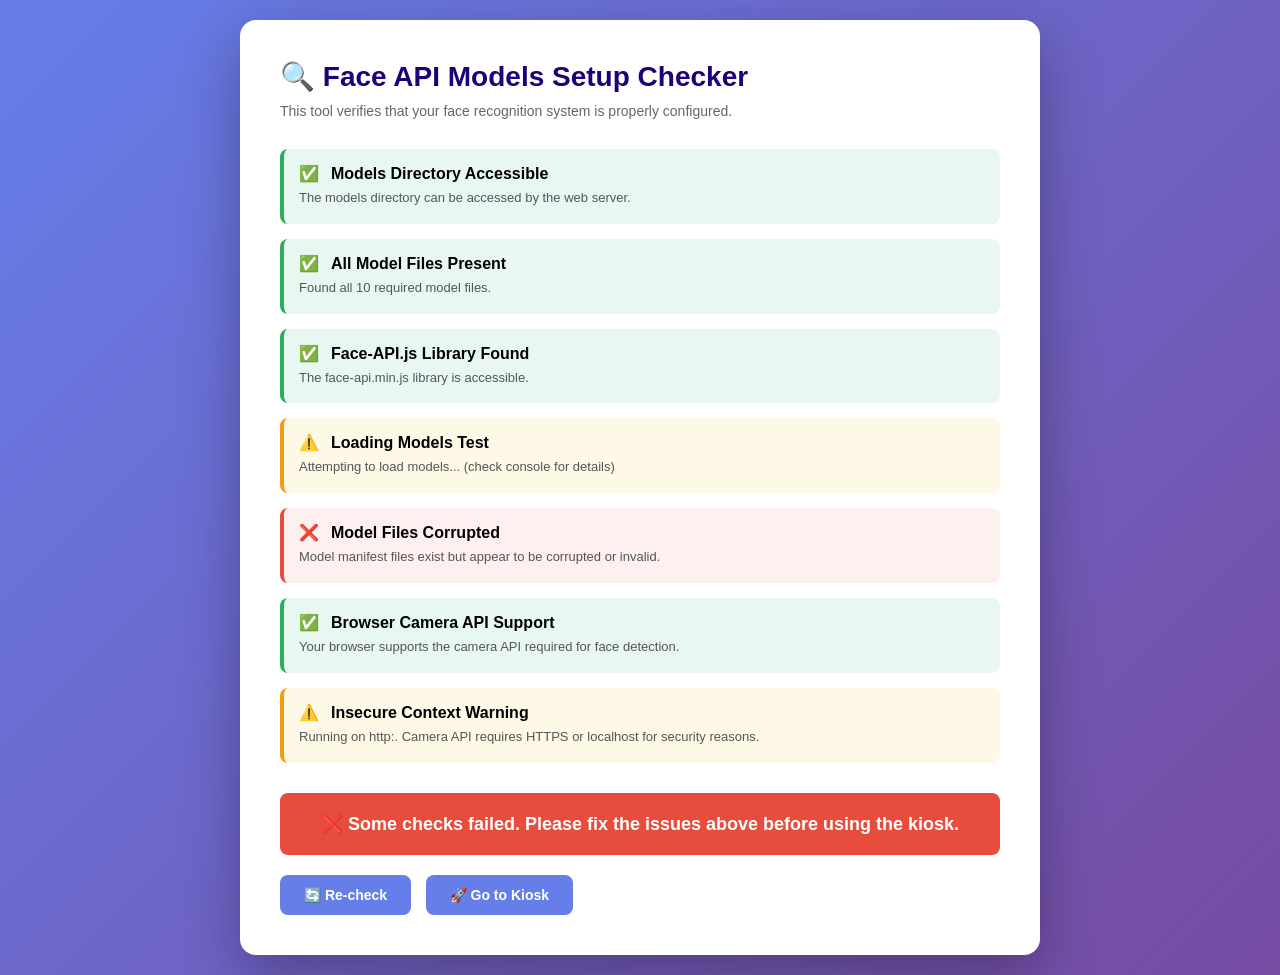
<file: AI-ML-Test-Bench/check-models.html>
<!DOCTYPE html>
<html lang="en">
<head>
    <meta charset="UTF-8">
    <meta name="viewport" content="width=device-width, initial-scale=1.0">
    <title>Face API Models - Setup Checker</title>
    <style>
        * {
            margin: 0;
            padding: 0;
            box-sizing: border-box;
            font-family: 'Segoe UI', Tahoma, Geneva, Verdana, sans-serif;
        }
        
        body {
            background: linear-gradient(135deg, #667eea 0%, #764ba2 100%);
            min-height: 100vh;
            display: flex;
            align-items: center;
            justify-content: center;
            padding: 20px;
        }
        
        .container {
            background: white;
            border-radius: 16px;
            box-shadow: 0 20px 60px rgba(0,0,0,0.3);
            max-width: 800px;
            width: 100%;
            padding: 40px;
        }
        
        h1 {
            color: #1e0178;
            margin-bottom: 10px;
            font-size: 28px;
        }
        
        .subtitle {
            color: #666;
            margin-bottom: 30px;
            font-size: 14px;
        }
        
        .check-item {
            padding: 15px;
            margin-bottom: 15px;
            border-radius: 8px;
            border-left: 4px solid #ccc;
            background: #f9f9f9;
        }
        
        .check-item.success {
            border-left-color: #27ae60;
            background: #e8f8f0;
        }
        
        .check-item.error {
            border-left-color: #e74c3c;
            background: #fdf0ef;
        }
        
        .check-item.warning {
            border-left-color: #f39c12;
            background: #fef9e7;
        }
        
        .check-title {
            font-weight: bold;
            font-size: 16px;
            margin-bottom: 5px;
        }
        
        .check-detail {
            font-size: 13px;
            color: #555;
            line-height: 1.6;
        }
        
        .icon {
            display: inline-block;
            width: 24px;
            margin-right: 8px;
        }
        
        button {
            background: #667eea;
            color: white;
            border: none;
            padding: 12px 24px;
            border-radius: 8px;
            font-size: 14px;
            font-weight: 600;
            cursor: pointer;
            margin-top: 20px;
            margin-right: 10px;
            transition: background 0.3s, transform 0.2s, box-shadow 0.2s;
        }
        
        button:hover {
            background: #5568d3;
            transform: translateY(-1px);
            box-shadow: 0 4px 12px rgba(102, 126, 234, 0.3);
        }

        button:focus-visible {
            outline: 3px solid #1e0178;
            outline-offset: 3px;
        }
        
        .code {
            background: #2d2d2d;
            color: #f8f8f2;
            padding: 10px;
            border-radius: 6px;
            font-family: 'Courier New', monospace;
            font-size: 12px;
            margin: 10px 0;
            overflow-x: auto;
        }
        
        .summary {
            margin-top: 30px;
            padding: 20px;
            border-radius: 8px;
            font-weight: bold;
            font-size: 18px;
            text-align: center;
        }
        
        .summary.success {
            background: #27ae60;
            color: white;
        }
        
        .summary.error {
            background: #e74c3c;
            color: white;
        }
    </style>
</head>
<body>
    <div class="container">
        <h1><span aria-hidden="true">🔍</span> Face API Models Setup Checker</h1>
        <p class="subtitle">This tool verifies that your face recognition system is properly configured.</p>
        
        <div id="checks"></div>
        
        <div id="summary"></div>
        
        <button type="button" aria-label="Re-check model setup" onclick="location.reload()"><span aria-hidden="true">🔄</span> Re-check</button>
        <button type="button" aria-label="Go to Attendance Kiosk" onclick="location.href='kiosk.php'"><span aria-hidden="true">🚀</span> Go to Kiosk</button>
    </div>
    
    <script>
        const checksDiv = document.getElementById('checks');
        const summaryDiv = document.getElementById('summary');
        let allPassed = true;
        
        function addCheck(title, detail, status) {
            const div = document.createElement('div');
            div.className = `check-item ${status}`;
            
            const icons = {
                success: '✅',
                error: '❌',
                warning: '⚠️'
            };
            
            div.innerHTML = `
                <div class="check-title"><span class="icon">${icons[status]}</span>${title}</div>
                <div class="check-detail">${detail}</div>
            `;
            checksDiv.appendChild(div);
            
            if (status === 'error') allPassed = false;
        }
        
        async function runChecks() {
            // Check 1: Models directory exists
            try {
                const response = await fetch('models/.htaccess', { method: 'HEAD' });
                if (response.ok || response.status === 404) {
                    addCheck(
                        'Models Directory Accessible',
                        'The models directory can be accessed by the web server.',
                        'success'
                    );
                } else {
                    addCheck(
                        'Models Directory Access Issue',
                        `Server returned status: ${response.status}. Check file permissions.`,
                        'warning'
                    );
                }
            } catch (err) {
                addCheck(
                    'Models Directory Access Issue',
                    `Cannot access models directory: ${err.message}`,
                    'error'
                );
            }
            
            // Check 2: Model files exist
            const requiredFiles = [
                'tiny_face_detector_model-weights_manifest.json',
                'tiny_face_detector_model-shard1',
                'ssd_mobilenetv1_model-weights_manifest.json',
                'ssd_mobilenetv1_model-shard1',
                'ssd_mobilenetv1_model-shard2',
                'face_landmark_68_model-weights_manifest.json',
                'face_landmark_68_model-shard1',
                'face_recognition_model-weights_manifest.json',
                'face_recognition_model-shard1',
                'face_recognition_model-shard2'
            ];
            
            let missingFiles = [];
            for (const file of requiredFiles) {
                try {
                    const response = await fetch(`models/${file}`, { method: 'HEAD' });
                    if (!response.ok) {
                        missingFiles.push(file);
                    }
                } catch {
                    missingFiles.push(file);
                }
            }
            
            if (missingFiles.length === 0) {
                addCheck(
                    'All Model Files Present',
                    `Found all ${requiredFiles.length} required model files.`,
                    'success'
                );
            } else {
                addCheck(
                    'Missing Model Files',
                    `Missing ${missingFiles.length} file(s):<br><code>${missingFiles.join(', ')}</code><br><br>
                     <strong>Fix:</strong> Copy the missing files from the original system's models/ folder.`,
                    'error'
                );
            }
            
            // Check 3: Face-api.js library
            try {
                const response = await fetch('js/face-api.min.js', { method: 'HEAD' });
                if (response.ok) {
                    addCheck(
                        'Face-API.js Library Found',
                        'The face-api.min.js library is accessible.',
                        'success'
                    );
                } else {
                    addCheck(
                        'Face-API.js Library Missing',
                        'Cannot find js/face-api.min.js',
                        'error'
                    );
                }
            } catch (err) {
                addCheck(
                    'Face-API.js Library Access Error',
                    err.message,
                    'error'
                );
            }
            
            // Check 4: Test loading models
            try {
                addCheck(
                    'Loading Models Test',
                    'Attempting to load models... (check console for details)',
                    'warning'
                );
                
                // We can't actually test loading without the library, but we can check if files are readable
                const testFile = await fetch('models/tiny_face_detector_model-weights_manifest.json');
                const data = await testFile.json();
                
                if (data && data.weightsManifest) {
                    addCheck(
                        'Model Files Readable',
                        'Model manifest files can be read and parsed correctly.',
                        'success'
                    );
                } else {
                    addCheck(
                        'Model Files Corrupted',
                        'Model manifest files exist but appear to be corrupted or invalid.',
                        'error'
                    );
                }
            } catch (err) {
                addCheck(
                    'Model Loading Test Failed',
                    `Error: ${err.message}<br><br>
                     <strong>Common fixes:</strong><br>
                     • Ensure XAMPP Apache is running<br>
                     • Check that models/ folder is in the correct directory<br>
                     • Verify file permissions<br>
                     • Try accessing <code>${window.location.origin}/models/</code> directly`,
                    'error'
                );
            }
            
            // Check 5: Browser compatibility
            if (navigator.mediaDevices && navigator.mediaDevices.getUserMedia) {
                addCheck(
                    'Browser Camera API Support',
                    'Your browser supports the camera API required for face detection.',
                    'success'
                );
            } else {
                addCheck(
                    'Browser Camera API Not Supported',
                    'Your browser does not support getUserMedia. Please use Chrome, Firefox, or Edge.',
                    'error'
                );
            }
            
            // Check 6: HTTPS or localhost
            if (window.location.protocol === 'https:' || window.location.hostname === 'localhost' || window.location.hostname === '127.0.0.1') {
                addCheck(
                    'Secure Context',
                    `Running on ${window.location.protocol}//${window.location.hostname} - Camera access should work.`,
                    'success'
                );
            } else {
                addCheck(
                    'Insecure Context Warning',
                    `Running on ${window.location.protocol}. Camera API requires HTTPS or localhost for security reasons.`,
                    'warning'
                );
            }
            
            // Summary
            if (allPassed) {
                summaryDiv.innerHTML = `
                    <div class="summary success">
                        ✅ All checks passed! Your system is ready for face recognition.
                    </div>
                `;
            } else {
                summaryDiv.innerHTML = `
                    <div class="summary error">
                        ❌ Some checks failed. Please fix the issues above before using the kiosk.
                    </div>
                `;
            }
        }
        
        // Run checks on page load
        runChecks();
    </script>
</body>
</html>
</file>
